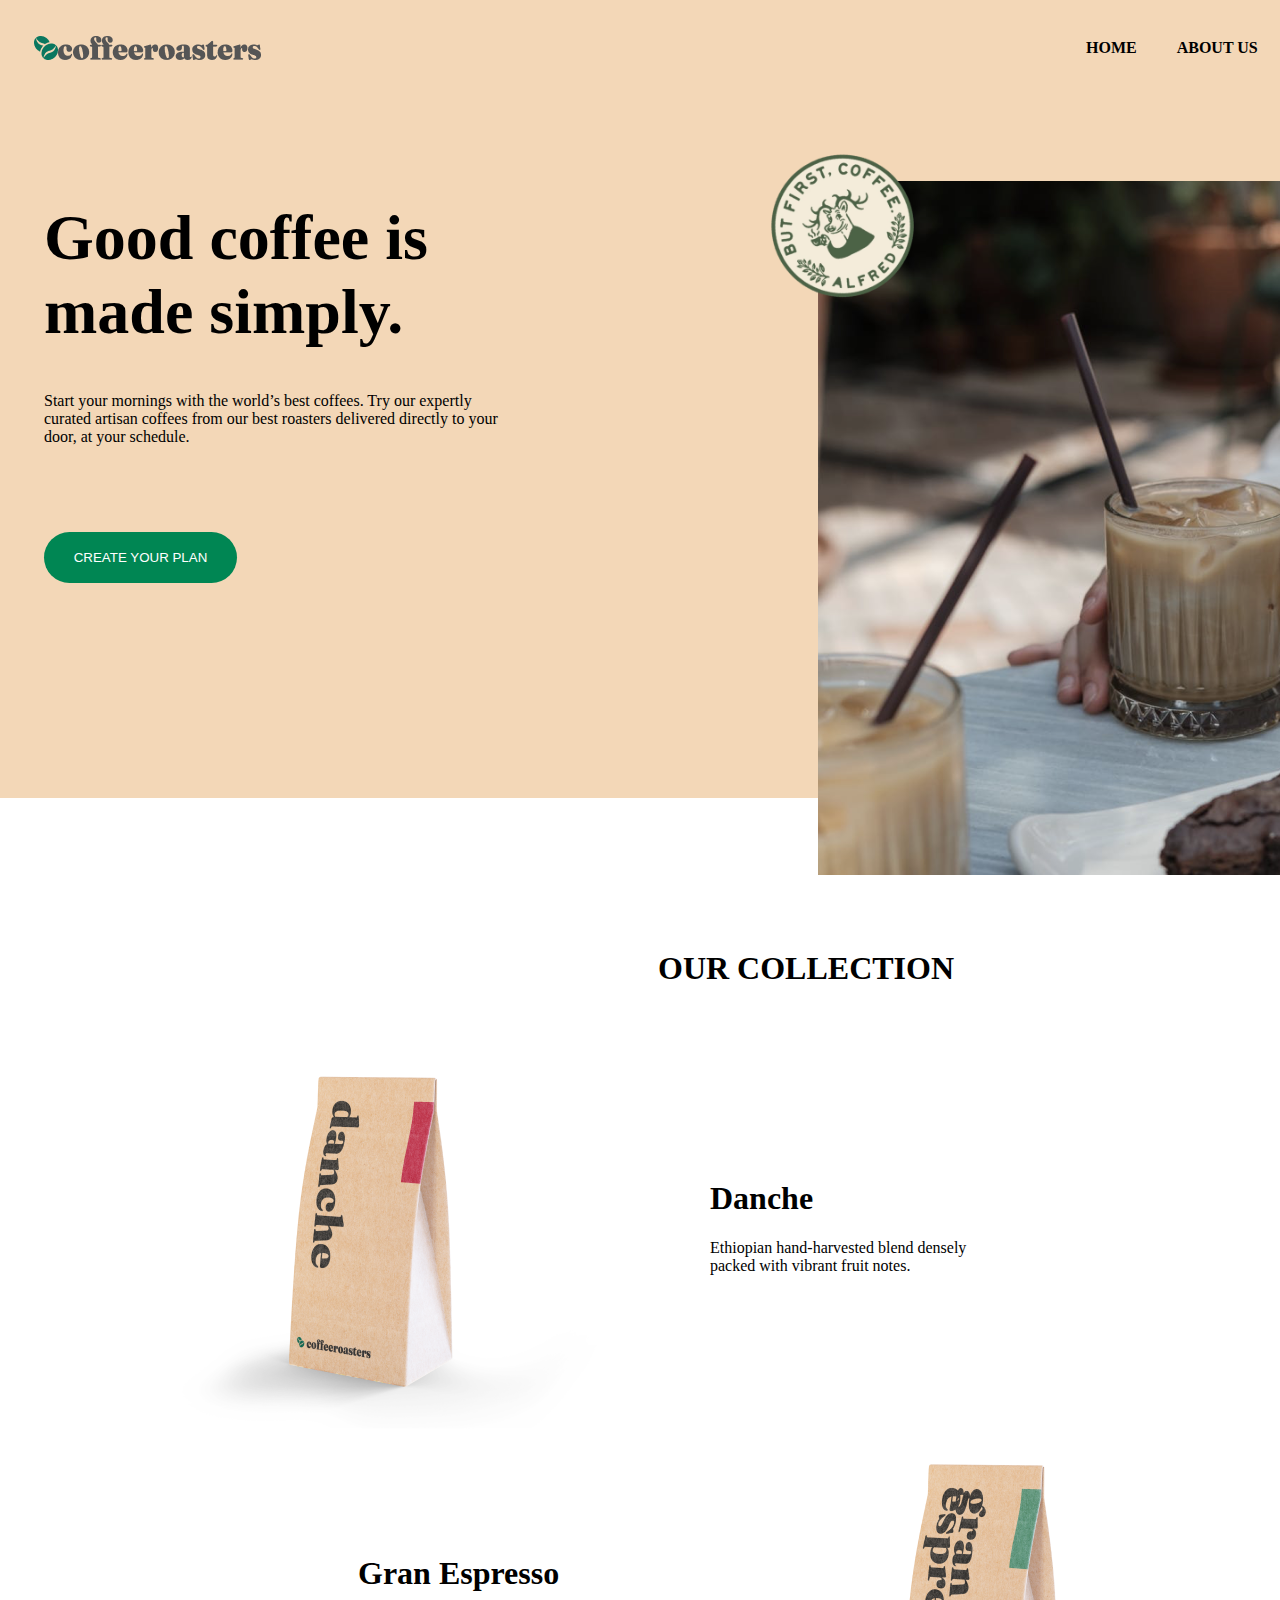
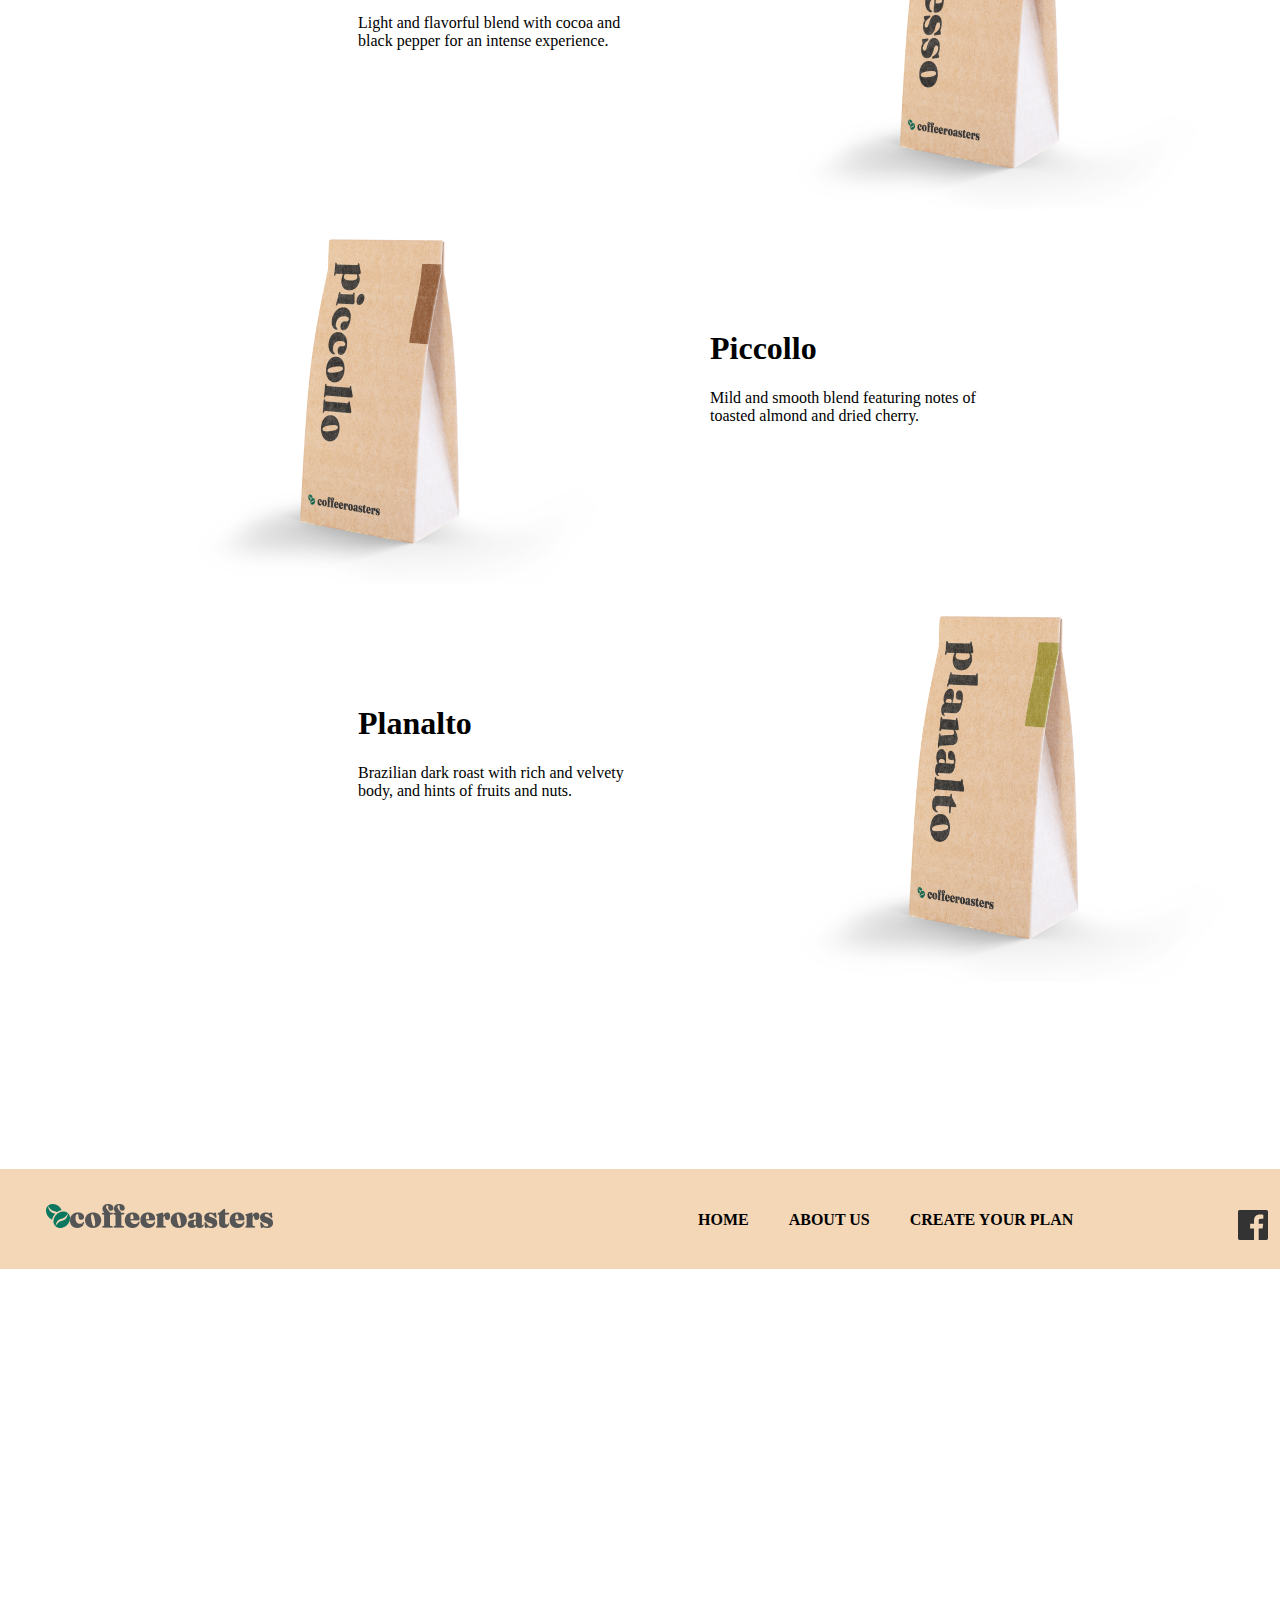
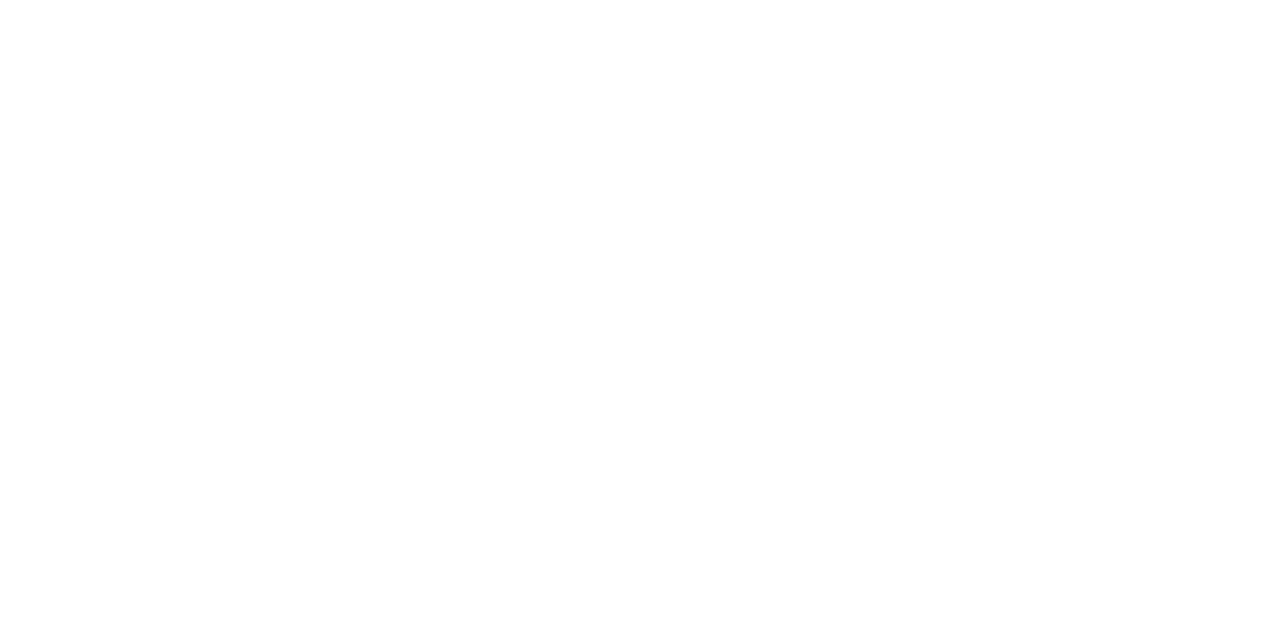
<file: index.html>
<!DOCTYPE html>
<html lang="en">

<head>
    <meta charset="UTF-8">
    <meta name="viewport" content="width=device-width, initial-scale=1.0">
    <title>Document</title>
    <link rel="stylesheet" href="style.css">
</head>

<body>
    <header class="header">
        <div class="header_box">
            <img class="header_img" src="./Group 3614.png" alt="">
            <nav class="box_nav">
                <a class="header_a1" href="">HOME</a>
                <a class="header_a1" href="./index2.html">ABOUT US</a>
                <a class="header_a1" href="">CREATE YOUR PLAN</a>
            </nav>
        </div>
      

    </header>
    <main class="main">
        <div class="main_box1">
            <div class="box_box2">
                <h1 class="main_h1">
                    Good coffee
                    is made simply.
                </h1>
            </div>
            <div class="box_box3">
                <p class="main_p1">
                    Start your mornings with the world’s best coffees. Try our expertly curated artisan coffees from our
                    best roasters delivered directly to your door, at your schedule.
                </p>
                <button class="main_button">
                    CREATE YOUR PLAN
                </button>
            </div>
        </div>
        <div class="boxx">
            <img  class="header_img1"  src="./image 40.png" alt="Doirali rasm">
     <img class="main_img22" src="./Rectangle 679.png" alt="">
        </div>
       <h1 class="main_h2">
        OUR COLLECTION
       </h1>
       <div class="main_card">
        <div class="main_cards">
          <img class="card_img" src="./kopi4.png" alt="">
          <div class="card_box">
            <h1 class="box_h1">
                Danche
            </h1>
            <div class="box_nav1">
                <p class="box_pp">
                    Ethiopian hand-harvested blend densely packed with vibrant fruit notes.
                </p>
            </div>
          </div>
        </div>
        <div class="main_cards">
          
          <div class="card_box2">
            <h1 class="box_h1">
               Gran Espresso
            </h1>
            <div class="box_nav1">
                <p class="box_pp">
                   Light and flavorful blend with cocoa and black pepper for an intense experience.
                </p>
            </div>
          </div>
          <img class="card_img2" src="./kopi1 copy.png" alt="">
        </div>
        <div class="main_cards">
          <img class="card_img" src="./kopi3.png" alt="">
          <div class="card_box">
            <h1 class="box_h1">
                Piccollo
            </h1>
            <div class="box_nav1">
                <p class="box_pp">
                    Mild and smooth blend featuring notes of toasted almond and dried cherry.
                </p>
            </div>
          </div>
          
        </div>
        <div class="main_cards">
          
          <div class="card_box2">
            <h1 class="box_h1">
              Planalto
            </h1>
            <div class="box_nav1">
                <p class="box_pp">
                  Brazilian dark roast with rich and velvety body, and hints of fruits and nuts.
                </p>
            </div>
          </div>
          <img class="card_img4" src="./kopi2.png" alt="">
        </div>

       
       </div>
    </main>
    <footer class="footer">
      <img class="footer_img" src="./Group 3614.png" alt="">
      <nav class="box_nav2">
                <a class="header_a2" href="">HOME</a>
                <a class="header_a2" href="">ABOUT US</a>
                <a class="header_a2" href="">CREATE YOUR PLAN</a>
            </nav>
            <nav class="nav4">
              <img class="nav_img10" src="./Path.svg" alt="">
               <img class="nav_img10" src="./Path (1).svg" alt="">
                <img class="nav_img10" src="./Shape.svg" alt="">
            </nav>
    </footer>

</body>

</html>
</file>
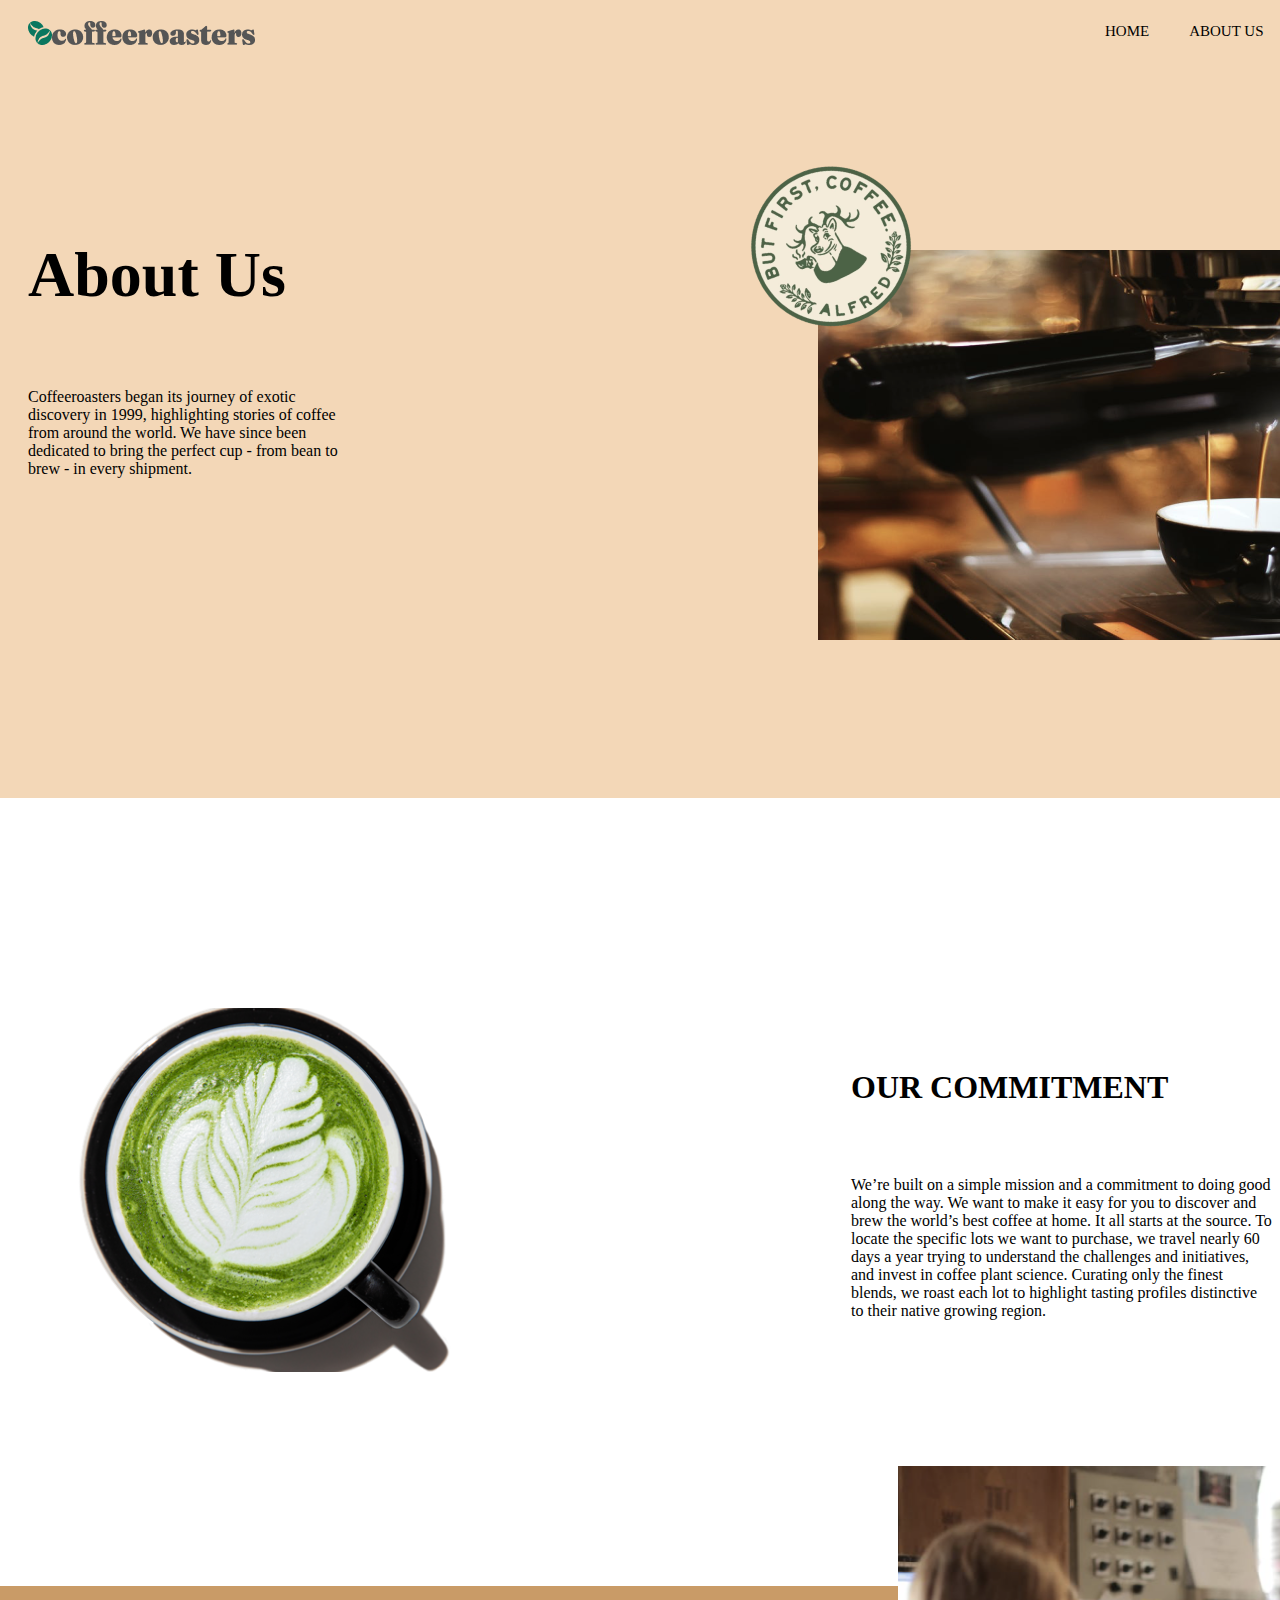
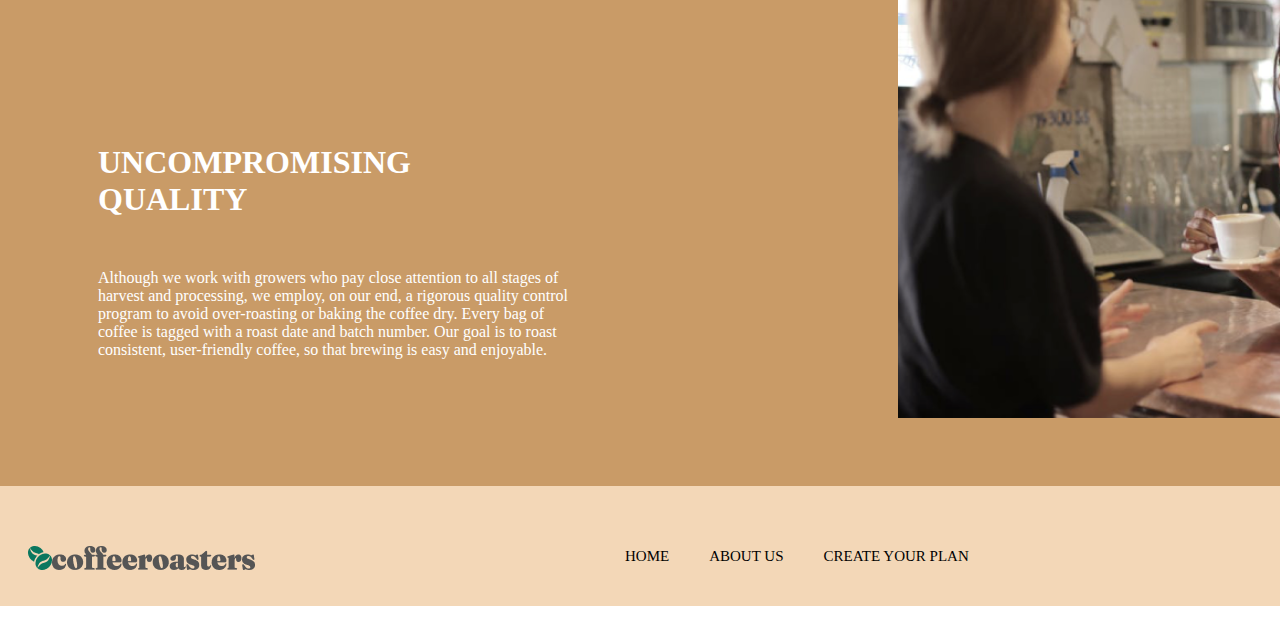
<file: index2.html>
<!DOCTYPE html>
<html lang="en">

<head>
    <meta charset="UTF-8">
    <meta name="viewport" content="width=device-width, initial-scale=1.0">
    <title>Transform</title>
    <link rel="stylesheet" href="style2.css">
</head>

<body>
    <div class="box">
        <header class="header">
            <img class="header_img" src="./Group 3614.png" alt="">
            <nav class="header_nav">
                <a class="nav_a" href="./index.html">
                    HOME
                </a>
                <a class="nav_a" href="">
                    ABOUT US
                </a>
                <a class="nav_a" href="">
                    CREATE YOUR PLAN
                </a>
            </nav>
        </header>
        <div class="cards">
            <div class="box_left">
                <h1 class="card_h1">
                    About Us
                </h1>
                <p class="card_p">
                    Coffeeroasters began its journey of exotic discovery in 1999, highlighting stories of coffee from
                    around
                    the world. We have since been dedicated to bring the perfect cup - from bean to brew - in every
                    shipment.
                </p>
            </div>
            <div class="box_right">
                <img class="right_img" src="./image 40.png" alt="">
                <img class="right_img1" src="./Rectangle 679 (1).png" alt="">
            </div>
        </div>
    </div>
    <main class="main">
        <div class="main_box">
            <div class="left">
                <img class="left_img2" src="./cup-6 1.png" alt="">
            </div>
            <div class="right">
                <h1 class="right_hh">
                    OUR COMMITMENT
                </h1>
                <p class="right_pp">
                    We’re built on a simple mission and a commitment to doing good along the way. We want to make it
                    easy for you to discover and brew the world’s best coffee at home. It all starts at the source. To
                    locate the specific lots we want to purchase, we travel nearly 60 days a year trying to understand
                    the challenges and initiatives, and invest in coffee plant science. Curating only the finest blends,
                    we roast each lot to highlight tasting profiles distinctive to their native growing region.
                </p>

            </div>
        </div>


    </main>
 <div class="footer_boxx">
       
        <div class="footer_box">
            <div class="box_box1">
                <h1 class="footer_h1">
                    UNCOMPROMISING QUALITY
                </h1>
                <p class="box_ppp">
                    Although we work with growers who pay close attention to all stages of harvest and processing, we
                    employ, on our end, a rigorous quality control program to avoid over-roasting or baking the coffee
                    dry. Every bag of coffee is tagged with a roast date and batch number. Our goal is to roast
                    consistent, user-friendly coffee, so that brewing is easy and enjoyable.
                </p>
            </div>
            <div class="img_box">
                <img class="img_img" src="./Rectangle 681.png" alt="">
            </div>
        </div>
 </div>
 <footer class="footer">
    <div class="box33">
        <header class="header">
            <img class="header_img" src="./Group 3614.png" alt="">
            <nav class="header_nav2">
                <a class="nav_a" href="">
                    HOME
                </a>
                <a class="nav_a" href="">
                    ABOUT US
                </a>
                <a class="nav_a" href="">
                    CREATE YOUR PLAN
                </a>
            </nav>
            <nav class="navv">
                <img class="img_navv" src="./Path.svg" alt="">
                 <img class="img_navv" src="./Path (1).svg" alt="">
                  <img class="img_navv" src="./Shape.svg" alt="">
            </nav>

        </header>
        
    </div>
 </footer>
</body>

</html>
</file>
<file: style.css>
/*header boshlanishi*/
.header{
    background-color: #F3D7B7;
    height: 800px;
    width: 1530px;
    position: relative;
    top: -10px;
    right: 10px;
    display: flex;
}
.header_img{
    margin-top: 20px;
    position: relative;
    bottom: 10px;
    margin-left: 36px;
}
.header_box{
    display: flex;
    align-items: center;

    height: 100px;
}
.boxx{
    position: relative;
    left: 650px; 
    bottom: 1270px;
}
.header_a1{
    text-decoration: none;
    color: black;
    font-size: 16px;
    font-weight: 600;
}
.box_nav{
    display: flex;
    align-items: center;
    gap: 40px;
    margin-left: 825px;
}
.header_img1{
    width: 190px;
    height: 190px;
    position: absolute;
    left: 90px;
}
.box{
    height: 200px;
   width: 870px;
   position: relative;
   bottom: 1300px;
   left: 650px;
}
/*header tugashi*/
/*main boshlanishi*/
.main_h1{
    font-size: 64px;
}
.main_img22{
    margin-left: 160px;
    margin-top: 50px;
}
.main_box1{
    width: 470px;
    height: 550px;
    position: relative;
    bottom: 650px;
    margin-left: 36px;
}
.suuuu{
    font-size: 24px;
    width: 300px;
    height: 100px;
    font-weight: 3003;
    border-radius: 20px;
}
.main_button{
    width: 193px;
    height: 51px;
    border-radius: 100px;
    border: none;
    background-color: #008653;
    color: #fff;
    font-weight: 500;
    margin-top: 70PX;
}
.main_h2{
    position: relative;
    bottom: 1220px;
    left: 650px;
}
.box_nav1{
   width: 300px;
}
.card_box{
    margin-top: 100px;
    margin-left: 100px;
}
.card_img:hover{
    transform: scale(1.2);
    transition: 0.4s linear;
}
.card_img{
    transition: 0.4s linear;
}
.card_box2{
      margin-top: 100px;
      margin-left: 200px;
}
.main_card{
    height: 1500px;
    position: relative;
    bottom: 1170px;
    
}
.card_img2{
    transition: 0.4s linear;
}
.card_img2:hover{
      transform: scale(1.2);
    transition: 0.4s linear;
}
.card_img2{
    margin-left: 100px;

}
.card_img4{
     margin-left: 100px;
     width: 480px;
}
.card_img4:hover{
       transform: scale(1.2);
    transition: 0.4s linear;
}
.card_img4{
     transition: 0.4s linear;
}
.main_cards{
    width: 1200px;
    display: flex;
    margin-left: 150px;
}
/*main tugashi*/
.footer_img{
    position: relative;
    z-index: 1;
    top: 35px;
    left: 48px;
    
}
.footer{
    width: 1670px;
    height: 100px;
    background-color: #F3D7B7;
    position: relative;
    right: 10px;
    bottom: 960px;
    z-index: 8;
}
.box_nav2{
     display: flex;
    align-items: center;
    gap: 40px;
    margin-top: 14px;
    margin-left: 700px;
}
.header_a2{
     text-decoration: none;
    color: black;
    font-size: 16px;
    font-weight: 600;
}
.nav4{
    margin-left: 1240px;
    display: flex;
    align-items: center;
    gap: 40px;
    position: relative;
    bottom: 19px;

}
.rotator{
    position: relative;
    bottom: 1280px;
    left: 622px;
}
</file>
<file: style2.css>
.nav_a{
    text-decoration: none;
    color: black;
    font-size: 15px;
    font-style: bold;
}
.header{
    display: flex;
    align-items: center;
}
.header_nav{
    display: flex;
    align-items: center;
    gap: 40px;
    font-weight: 500;
    margin-left: 850px;
    margin-top: 20px;
}
.header_nav2{
        display: flex;
    align-items: center;
    gap: 40px;
    font-weight: 500;
    margin-left: 370px;
    margin-top: 20px;
}
.navv{
    display: flex;
    align-items: center;
    gap: 30px;
    margin-top: 15px;
    margin-left: 340px;
}
.box{
    background-color: #F3D7B7;
    height: 800px;
    width: 1550px;
    position: relative;
    bottom: 10px;
    right: 10px;
}
.header_img{
    margin-top: 23px;
    margin-left: 30px;
}
.cards{
    display: flex;
    align-items: center;
}
.box_right{
    background-color: red;
    width: 300px;
    margin-left: 460px;
    position: relative;
    bottom: 400px;
}
.box_left{
    width: 330px;
    margin-top: 150px;
    margin-left: 30px;
    height: 300px;
}
.right_img{
    position: absolute;
    z-index: 122;
    top: 270px;
    right: 180px;
}
.right_img1{
    position: absolute;
    top: 380px;
    z-index: 1;
}
.box33{
    background-color: #F3D7B7;
    height: 120px;
    width: 1550px;
    position: relative;
    bottom: 10px;
    right: 10px;
    display: flex;
    align-items: center;
}
.footer_boxx{
    background-color: #C99B67;
    height: 510px;
    width: 1550px;
    position: relative;
    right: 10px;
    margin-top: 210px;
}
.img_box{
    position: relative;
    bottom: 120px;
    left: 330px;
}
.footer_h1{
    position: relative;
    bottom: 30px;
    font-weight: 800;
}
.right{
    width: 500px;
    margin-left: 400px;
}
.left{
    margin-left: 70px;
}
.footer_box{
    display: flex;
    align-items: center;
}
.box_box1{
    width: 470px;
    margin-left: 100px;
    color: #fff;
}
.main_box{
    display: flex;
    align-items: center;
    margin-top: 200px;
}
.right_pp{
    margin-top: 70px;
}
.card_p{
    margin-top: 76px;
}

.card_h1{
    font-size: 64px;
    font-weight: 700;
}
</file>
